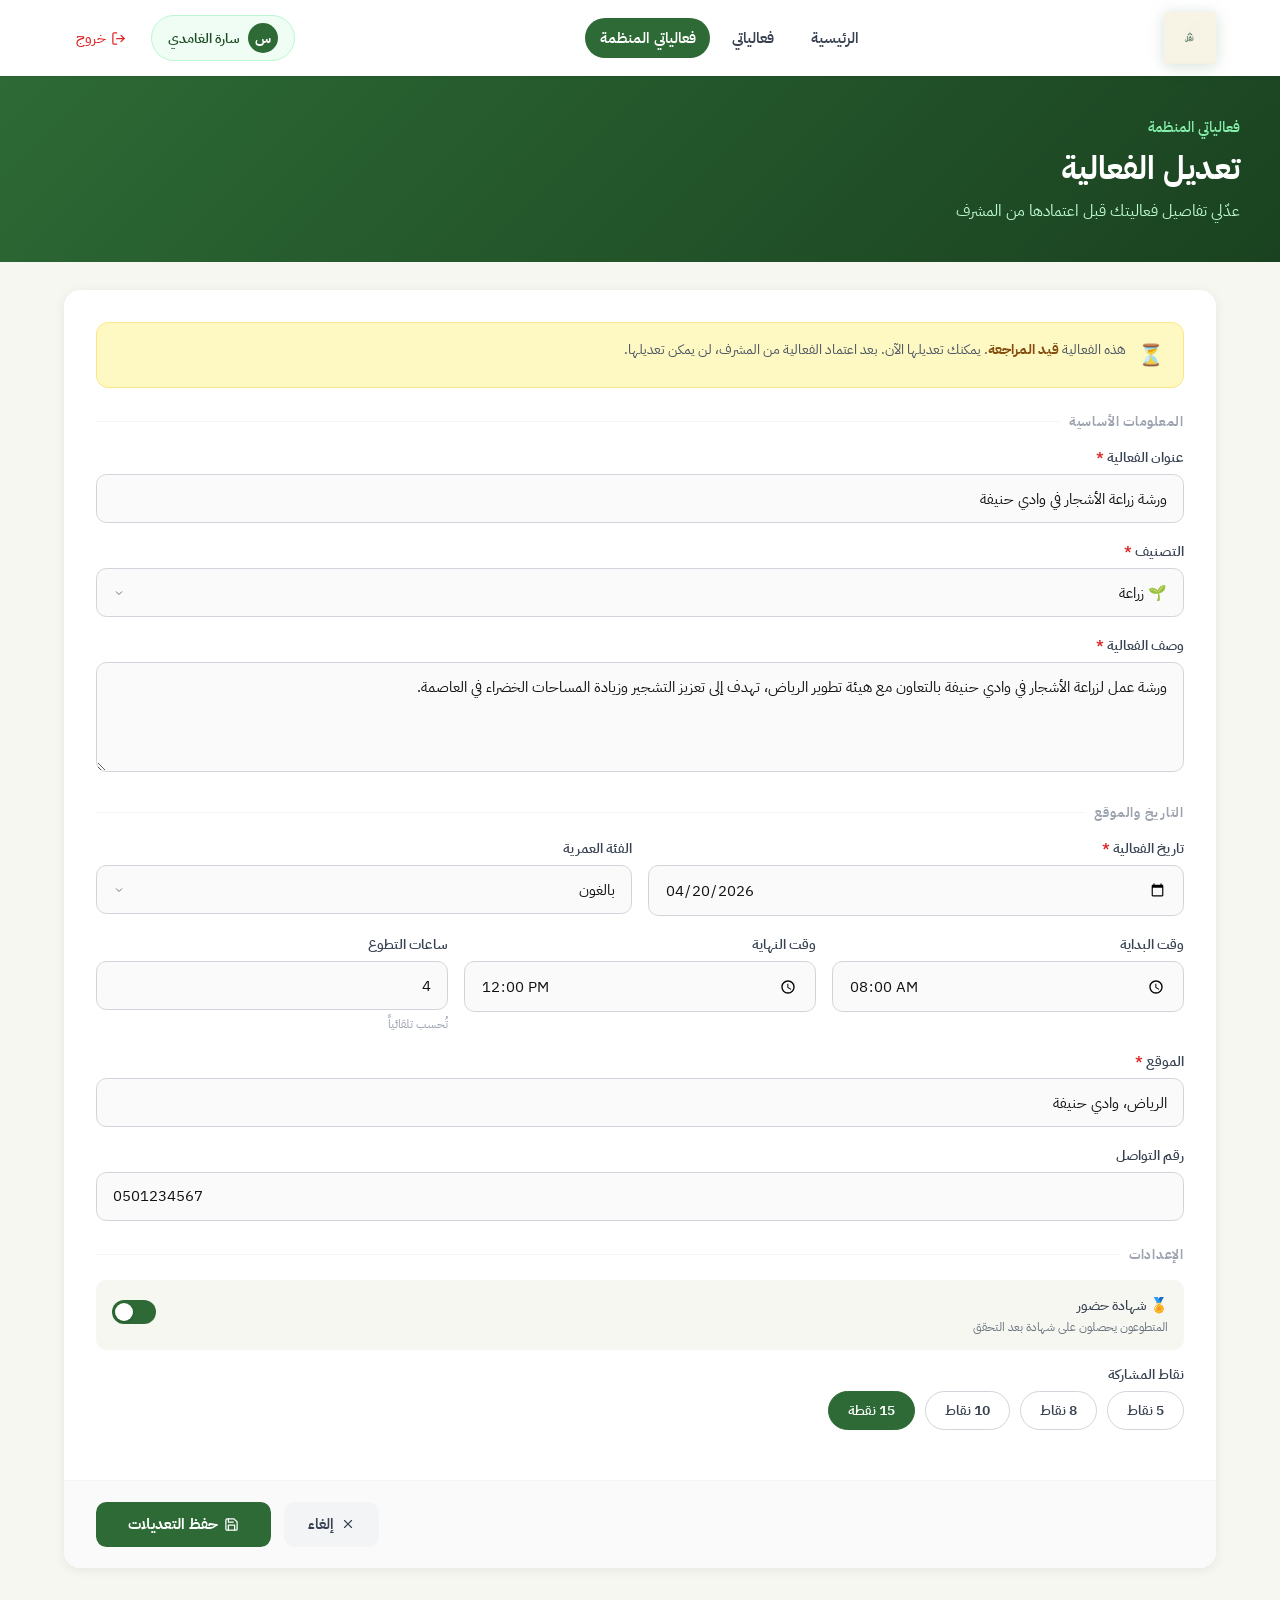
<file: edit-event.html>
<!DOCTYPE html>
<html lang="ar" dir="rtl">
<head>
  <meta charset="UTF-8"/>
  <meta name="viewport" content="width=device-width, initial-scale=1.0"/>
  <title>نفل - تعديل الفعالية</title>
  <link href="https://fonts.googleapis.com/css2?family=IBM+Plex+Sans+Arabic:wght@300;400;500;600;700&display=swap" rel="stylesheet"/>
  <link rel="stylesheet" href="styles.css"/>
  <style>
    .form-card {
      background: #fff;
      border-radius: 1rem;
      box-shadow: 0 2px 12px rgba(0,0,0,0.07);
      overflow: hidden;
      animation: fadeUp .45s ease;
    }
    @keyframes fadeUp { from{opacity:0;transform:translateY(20px)} to{opacity:1;transform:translateY(0)} }

    .form-body { padding: 2rem; }

    .pending-notice {
      background: #fef9c3;
      border: 1.5px solid #fde68a;
      border-radius: .75rem;
      padding: 1rem 1.2rem;
      margin-bottom: 1.5rem;
      display: flex;
      align-items: flex-start;
      gap: .75rem;
    }
    .pending-notice-icon { font-size: 1.3rem; flex-shrink: 0; }
    .pending-notice-text { font-size: .86rem; color: #4b5563; line-height: 1.65; }
    .pending-notice-text strong { color: #854d0e; }

    .form-group { margin-bottom: 1.1rem; }
    label { display: block; color: #374151; font-weight: 600; font-size: .88rem; margin-bottom: .4rem; }
    label span.req { color: #dc2626; }

    input[type="text"], input[type="date"], input[type="time"],
    input[type="tel"], input[type="number"], select, textarea {
      width: 100%; padding: .78rem 1rem;
      border: 1.5px solid #d1d5db; border-radius: .65rem;
      font-family: inherit; font-size: .93rem; color: #111;
      background: #fafafa; outline: none;
      transition: border-color .2s, box-shadow .2s; appearance: none;
    }
    select {
      background-image: url("data:image/svg+xml,%3Csvg xmlns='http://www.w3.org/2000/svg' width='12' height='12' viewBox='0 0 24 24' fill='none' stroke='%236b7280' stroke-width='2'%3E%3Cpolyline points='6 9 12 15 18 9'/%3E%3C/svg%3E");
      background-repeat: no-repeat; background-position: left 1rem center; padding-left: 2.5rem;
    }
    input:focus, select:focus, textarea:focus {
      border-color: #2d6a35; box-shadow: 0 0 0 3px rgba(45,106,53,0.1); background: #fff;
    }
    textarea { resize: vertical; min-height: 110px; line-height: 1.7; }
    .input-hint { font-size: .77rem; color: #9ca3af; margin-top: .3rem; }
    .form-row-2 { display: grid; grid-template-columns: 1fr 1fr; gap: 1rem; }
    .form-row-3 { display: grid; grid-template-columns: 1fr 1fr 1fr; gap: 1rem; }

    .section-divider {
      font-size: .8rem; font-weight: 700; color: #9ca3af;
      text-transform: uppercase; letter-spacing: .06em;
      margin: 1.5rem 0 1rem;
      display: flex; align-items: center; gap: .6rem;
    }
    .section-divider::after { content:''; flex:1; height:1px; background:#f3f4f6; }

    .toggle-row {
      display: flex; align-items: center; justify-content: space-between;
      padding: .85rem 1rem; background: #f5f7f0; border-radius: .65rem;
    }
    .toggle-label { font-size: .9rem; font-weight: 500; color: #374151; }
    .toggle-sub   { font-size: .78rem; color: #6b7280; margin-top: .1rem; }
    .switch { position: relative; width: 44px; height: 24px; flex-shrink: 0; }
    .switch input { opacity:0; width:0; height:0; }
    .slider { position:absolute; inset:0; background:#d1d5db; border-radius:99px; cursor:pointer; transition:.3s; }
    .slider::before { content:''; position:absolute; width:18px; height:18px; background:#fff; border-radius:50%; top:3px; right:3px; transition:.3s; box-shadow:0 1px 3px rgba(0,0,0,0.2); }
    .switch input:checked + .slider { background:#2d6a35; }
    .switch input:checked + .slider::before { transform:translateX(-20px); }

    .pts-opt {
      padding: .5rem 1.2rem; border-radius: 99px;
      border: 1.5px solid #d1d5db; background: #fff;
      font-family: inherit; font-size: .88rem; font-weight: 600;
      cursor: pointer; color: #374151; transition: all .2s;
    }
    .pts-opt:hover { border-color: #2d6a35; color: #2d6a35; }
    .pts-opt.active { background: #2d6a35; color: #fff; border-color: #2d6a35; }

    .form-footer {
      display: flex; gap: .8rem; justify-content: flex-end; align-items: center;
      padding: 1.3rem 2rem;
      border-top: 1px solid #f3f4f6;
      background: #fafafa;
      flex-wrap: wrap;
    }
    .btn-cancel-page {
      padding: .72rem 1.5rem;
      background: #f3f4f6; color: #374151;
      border: none; border-radius: .65rem;
      font-family: inherit; font-size: .92rem; font-weight: 600;
      cursor: pointer; transition: background .2s;
      text-decoration: none; display: inline-flex; align-items: center; gap: .4rem;
    }
    .btn-cancel-page:hover { background: #e5e7eb; }
    .btn-save {
      padding: .72rem 2rem;
      background: #2d6a35; color: #fff;
      border: none; border-radius: .65rem;
      font-family: inherit; font-size: .92rem; font-weight: 700;
      cursor: pointer; transition: background .2s, transform .1s;
      display: inline-flex; align-items: center; gap: .4rem;
    }
    .btn-save:hover { background: #1e4d25; }
    .btn-save:active { transform: scale(.98); }

    /* Success toast */
    .toast {
      position: fixed; bottom: 1.5rem; left: 50%; transform: translateX(-50%) translateY(80px);
      background: #1e4d25; color: #fff;
      padding: .8rem 1.5rem; border-radius: .75rem;
      font-size: .9rem; font-weight: 600;
      box-shadow: 0 8px 24px rgba(0,0,0,0.2);
      transition: transform .4s ease;
      z-index: 999; white-space: nowrap;
      display: flex; align-items: center; gap: .5rem;
    }
    .toast.show { transform: translateX(-50%) translateY(0); }

    @media(max-width:640px){
      .form-row-2, .form-row-3 { grid-template-columns: 1fr; }
      .form-body, .form-footer { padding: 1.2rem; }
    }
  </style>
</head>
<body>

<header class="topbar">
  <div class="topbar-inner">
    <a href="home.html" class="brand"><img src="logo.jpg" alt="نفل"/></a>
    <nav class="navbar-links">
      <a href="home.html">الرئيسية</a>
      <a href="myEvent.html">فعالياتي</a>
      <a href="organized-events.html" class="active">فعالياتي المنظمة</a>
    </nav>
    <div class="header-right">
      <div class="user-chip">
        <div class="user-avatar">س</div>
        <span class="user-name">سارة الغامدي</span>
      </div>
      <button class="btn-logout" onclick="window.location.href='login.html'">
        <svg width="15" height="15" viewBox="0 0 24 24" fill="none" stroke="currentColor" stroke-width="2" stroke-linecap="round" stroke-linejoin="round"><path d="M9 21H5a2 2 0 0 1-2-2V5a2 2 0 0 1 2-2h4"/><polyline points="16 17 21 12 16 7"/><line x1="21" y1="12" x2="9" y2="12"/></svg>
        خروج
      </button>
    </div>
  </div>
</header>

<section class="hero">
  <div class="hero-inner">
    <div class="hero-greeting">فعالياتي المنظمة</div>
    <h2>تعديل الفعالية</h2>
    <p>عدّلي تفاصيل فعاليتك قبل اعتمادها من المشرف</p>
  </div>
</section>

<main class="main">
  <div class="form-card">
    <div class="form-body">

      <div class="pending-notice">
        <div class="pending-notice-icon">⏳</div>
        <div class="pending-notice-text">
          هذه الفعالية <strong>قيد المراجعة</strong>. يمكنك تعديلها الآن.
          بعد اعتماد الفعالية من المشرف، لن يمكن تعديلها.
        </div>
      </div>

      <!-- Section 1 -->
      <div class="section-divider">المعلومات الأساسية</div>

      <div class="form-group">
        <label for="eventTitle">عنوان الفعالية <span class="req">*</span></label>
        <input type="text" id="eventTitle" value="ورشة زراعة الأشجار في وادي حنيفة"/>
      </div>

      <div class="form-group">
        <label for="eventCategory">التصنيف <span class="req">*</span></label>
        <select id="eventCategory">
          <option>🧹 تنظيف</option>
          <option selected>🌱 زراعة</option>
          <option>♻️ إعادة تدوير</option>
          <option>📢 توعية</option>
          <option>🎪 معرض</option>
        </select>
      </div>

      <div class="form-group">
        <label for="eventDesc">وصف الفعالية <span class="req">*</span></label>
        <textarea id="eventDesc">ورشة عمل لزراعة الأشجار في وادي حنيفة بالتعاون مع هيئة تطوير الرياض، تهدف إلى تعزيز التشجير وزيادة المساحات الخضراء في العاصمة.</textarea>
      </div>

      <!-- Section 2 -->
      <div class="section-divider">التاريخ والموقع</div>

      <div class="form-row-2">
        <div class="form-group">
          <label for="eventDate">تاريخ الفعالية <span class="req">*</span></label>
          <input type="date" id="eventDate" value="2026-04-20"/>
        </div>
        <div class="form-group">
          <label for="targetAge">الفئة العمرية</label>
          <select id="targetAge">
            <option>أطفال</option>
            <option>مراهقون</option>
            <option selected>بالغون</option>
            <option>الجميع</option>
          </select>
        </div>
      </div>

      <div class="form-row-3">
        <div class="form-group">
          <label for="startTime">وقت البداية</label>
          <input type="time" id="startTime" value="08:00" onchange="calcHours()"/>
        </div>
        <div class="form-group">
          <label for="endTime">وقت النهاية</label>
          <input type="time" id="endTime" value="12:00" onchange="calcHours()"/>
        </div>
        <div class="form-group">
          <label>ساعات التطوع</label>
          <input type="number" id="volunteerHours" value="4" readonly/>
          <div class="input-hint">تُحسب تلقائياً</div>
        </div>
      </div>

      <div class="form-group">
        <label for="eventLocation">الموقع <span class="req">*</span></label>
        <input type="text" id="eventLocation" value="الرياض، وادي حنيفة"/>
      </div>

      <div class="form-group">
        <label for="contactNumber">رقم التواصل</label>
        <input type="tel" id="contactNumber" value="0501234567"/>
      </div>

      <!-- Section 3 -->
      <div class="section-divider">الإعدادات</div>

      <div class="toggle-row" style="margin-bottom:.9rem">
        <div>
          <div class="toggle-label">🏅 شهادة حضور</div>
          <div class="toggle-sub">المتطوعون يحصلون على شهادة بعد التحقق</div>
        </div>
        <label class="switch">
          <input type="checkbox" id="certAvailable" checked/>
          <span class="slider"></span>
        </label>
      </div>

      <div class="form-group">
        <label>نقاط المشاركة</label>
        <div style="display:flex;gap:.6rem;flex-wrap:wrap">
          <button type="button" class="pts-opt" data-val="5"  onclick="selectPoints(this)">5 نقاط</button>
          <button type="button" class="pts-opt" data-val="8"  onclick="selectPoints(this)">8 نقاط</button>
          <button type="button" class="pts-opt" data-val="10" onclick="selectPoints(this)">10 نقاط</button>
          <button type="button" class="pts-opt active" data-val="15" onclick="selectPoints(this)">15 نقطة</button>
        </div>
        <input type="hidden" id="eventPoints" value="15"/>
      </div>

    </div>

    <div class="form-footer">
      <a href="organized-events.html" class="btn-cancel-page">
        <svg width="14" height="14" viewBox="0 0 24 24" fill="none" stroke="currentColor" stroke-width="2" stroke-linecap="round" stroke-linejoin="round"><line x1="18" y1="6" x2="6" y2="18"/><line x1="6" y1="6" x2="18" y2="18"/></svg>
        إلغاء
      </a>
      <button class="btn-save" onclick="saveChanges()">
        <svg width="15" height="15" viewBox="0 0 24 24" fill="none" stroke="currentColor" stroke-width="2" stroke-linecap="round" stroke-linejoin="round"><path d="M19 21H5a2 2 0 0 1-2-2V5a2 2 0 0 1 2-2h11l5 5v11a2 2 0 0 1-2 2z"/><polyline points="17 21 17 13 7 13 7 21"/><polyline points="7 3 7 8 15 8"/></svg>
        حفظ التعديلات
      </button>
    </div>
  </div>
</main>

<div class="toast" id="toast">✅ تم حفظ التعديلات بنجاح</div>

<script>
  function calcHours() {
    const s = document.getElementById('startTime').value;
    const e = document.getElementById('endTime').value;
    if (s && e && e > s) {
      const diff = (new Date('2000-01-01T'+e) - new Date('2000-01-01T'+s)) / 3600000;
      document.getElementById('volunteerHours').value = Math.round(diff*10)/10;
    }
  }
  function selectPoints(btn) {
    document.querySelectorAll('.pts-opt').forEach(b => b.classList.remove('active'));
    btn.classList.add('active');
    document.getElementById('eventPoints').value = btn.dataset.val;
  }
  function saveChanges() {
    const t = document.getElementById('toast');
    t.classList.add('show');
    setTimeout(() => {
      t.classList.remove('show');
      setTimeout(() => window.location.href = 'organized-events.html', 400);
    }, 1800);
  }
</script>
</body>
</html>
</file>
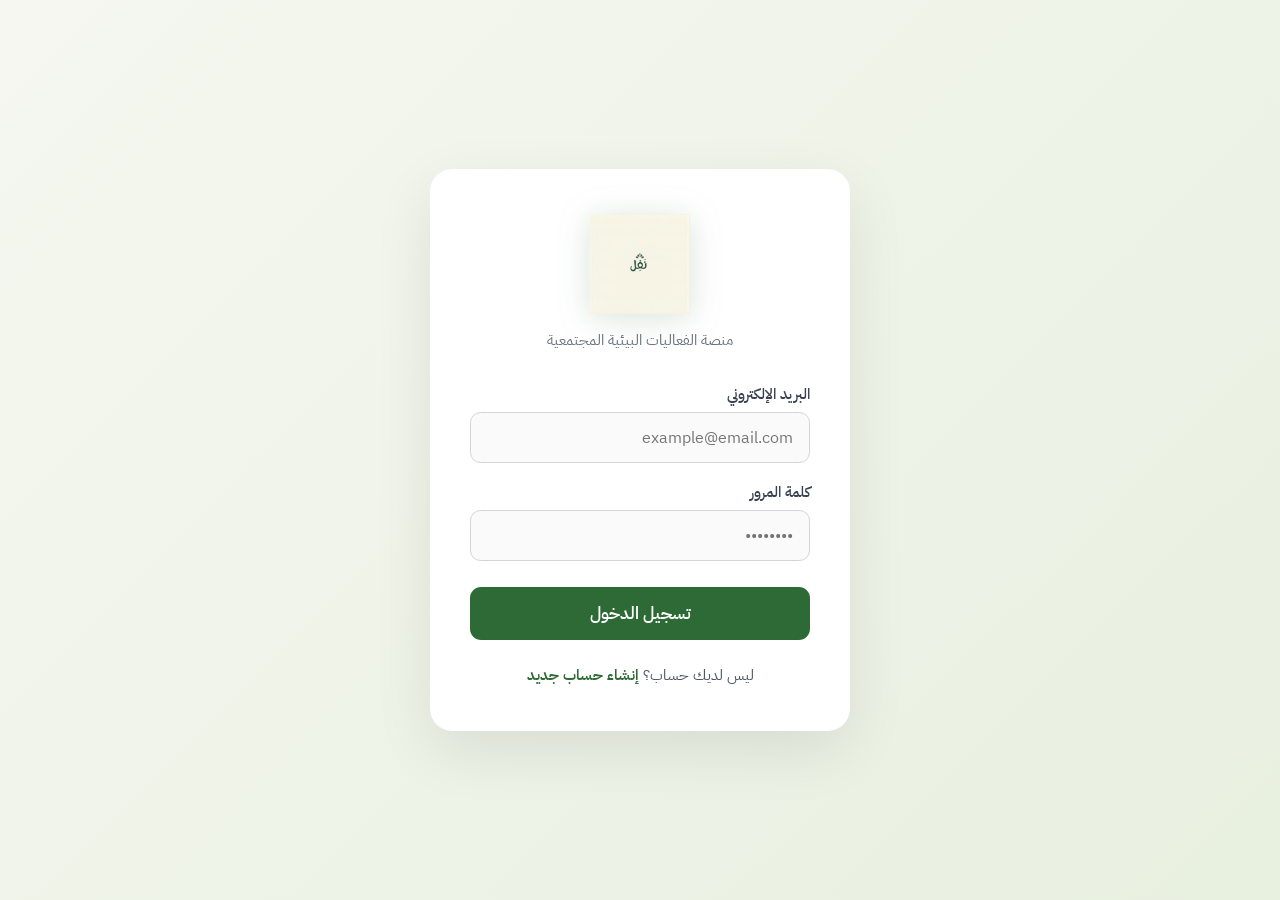
<file: login.html>
<!DOCTYPE html>
<html lang="ar" dir="rtl">
<head>
  <meta charset="UTF-8" />
  <meta name="viewport" content="width=device-width, initial-scale=1.0"/>
  <title>نفل - تسجيل الدخول</title>
  <link href="https://fonts.googleapis.com/css2?family=IBM+Plex+Sans+Arabic:wght@300;400;500;600;700&display=swap" rel="stylesheet"/>
  <style>
    *, *::before, *::after { box-sizing: border-box; margin: 0; padding: 0; }
    body {
      font-family: 'IBM Plex Sans Arabic', sans-serif;
      background: linear-gradient(135deg, #f5f7f0 0%, #e8f0e0 100%);
      min-height: 100vh;
      display: flex; align-items: center; justify-content: center; padding: 1rem;
    }
    .card {
      background: #fff; border-radius: 1.4rem;
      box-shadow: 0 20px 60px rgba(0,0,0,0.09);
      padding: 2.8rem 2.5rem; width: 100%; max-width: 420px;
      animation: fadeUp 0.5s ease;
    }
    @keyframes fadeUp { from{opacity:0;transform:translateY(24px);}to{opacity:1;transform:translateY(0);} }
 
    .logo-wrap { text-align: center; margin-bottom: 2rem; }
    .logo-wrap img {
      width: auto; height: 100px;
      object-fit: contain;
      filter: drop-shadow(0 4px 16px rgba(45,106,53,0.18));
      margin-bottom: .5rem;
    }
    .logo-wrap p { color:#6b7280; font-size:.93rem; }
 
    .form-group { margin-bottom: 1.1rem; }
    label { display:block; color:#374151; font-weight:500; margin-bottom:.45rem; font-size:.93rem; }
    input { width:100%; padding:.82rem 1rem; border:1.5px solid #d1d5db; border-radius:.65rem; font-family:inherit; font-size:.97rem; color:#111; background:#fafafa; transition:border-color .2s,box-shadow .2s; outline:none; }
    input:focus { border-color:#2d6a35; box-shadow:0 0 0 3px rgba(45,106,53,0.1); background:#fff; }
 
    .btn-primary { width:100%; padding:.88rem; background:#2d6a35; color:#fff; border:none; border-radius:.7rem; font-size:1.05rem; font-weight:600; font-family:inherit; cursor:pointer; transition:background .2s,transform .1s; margin-top:.5rem; }
    .btn-primary:hover { background:#1e4d25; }
    .btn-primary:active { transform:scale(0.98); }
 
    .footer-text { text-align:center; margin-top:1.5rem; color:#4b5563; font-size:.93rem; }
    .footer-text a { color:#2d6a35; text-decoration:none; font-weight:600; }
    .footer-text a:hover { text-decoration:underline; }
  </style>
</head>
<body>
  <div class="card">
    <div class="logo-wrap">
      <img src="logo.jpg" alt="نفل" />
      <p>منصة الفعاليات البيئية المجتمعية</p>
    </div>
 
    <form onsubmit="go(event)">
      <div class="form-group">
        <label for="email">البريد الإلكتروني</label>
        <input type="email" id="email" placeholder="example@email.com" required />
      </div>
      <div class="form-group">
        <label for="password">كلمة المرور</label>
        <input type="password" id="password" placeholder="••••••••" required />
      </div>
      <button type="submit" class="btn-primary">تسجيل الدخول</button>
    </form>
 
    <div class="footer-text">
      ليس لديك حساب؟ <a href="Signup.html">إنشاء حساب جديد</a>
    </div>
  </div>
  <script>
    function go(e) { e.preventDefault(); window.location.href = 'home.html'; }
  </script>
</body>
</html>
</file>
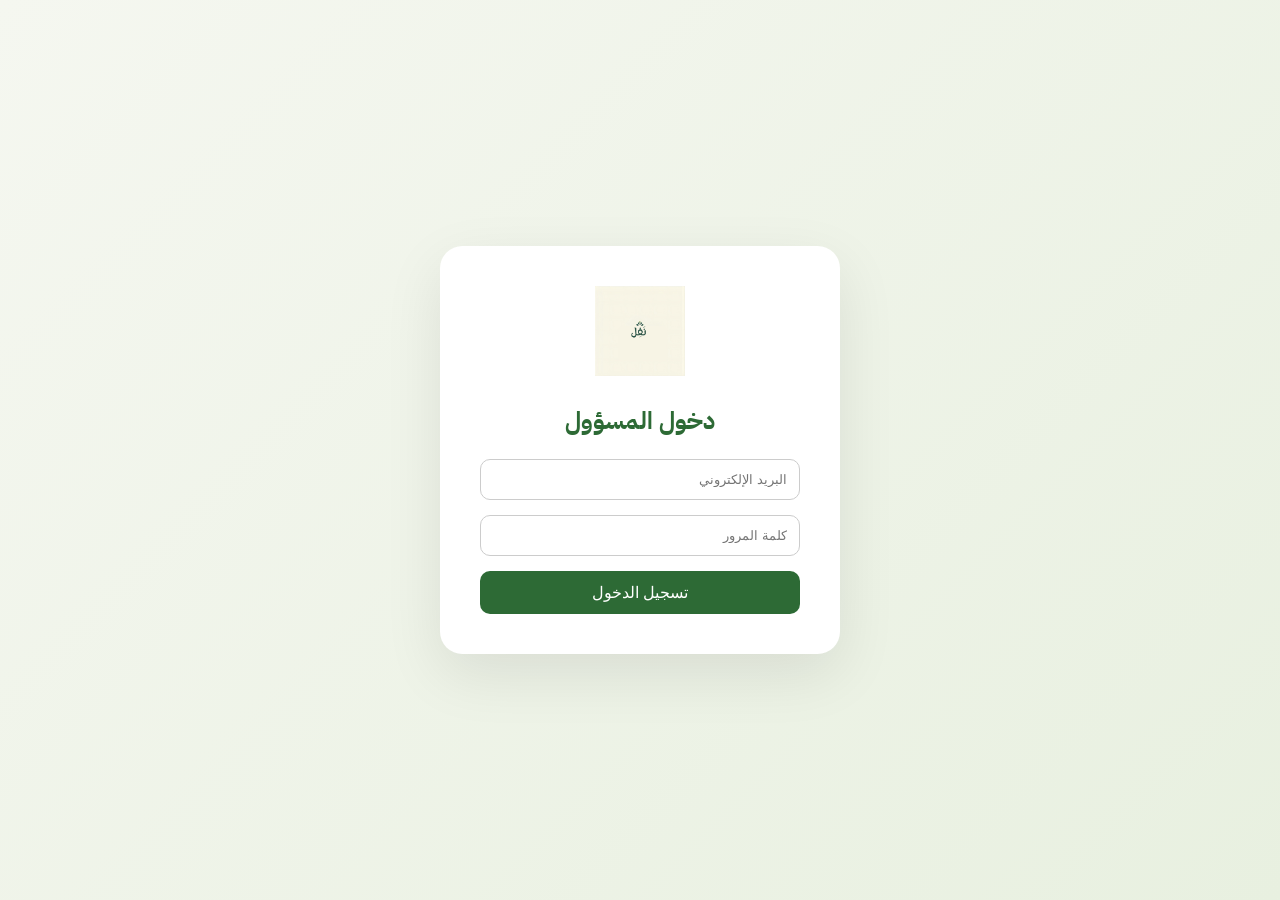
<file: preview.html>
<!DOCTYPE html>
<html lang="ar" dir="rtl">
<head>
  <meta charset="UTF-8" />
  <meta name="viewport" content="width=device-width, initial-scale=1.0"/>
  <title>تسجيل دخول الأدمن</title>

  <link href="https://fonts.googleapis.com/css2?family=IBM+Plex+Sans+Arabic:wght@300;400;500;600;700&display=swap" rel="stylesheet"/>

  <style>
    * { box-sizing: border-box; margin: 0; padding: 0; }

    body {
      font-family: 'IBM Plex Sans Arabic', sans-serif;
      background: linear-gradient(135deg, #f5f7f0 0%, #e8f0e0 100%);
      height: 100vh;
      display: flex;
      align-items: center;
      justify-content: center;
    }

    .card {
      background: #fff;
      border-radius: 1.4rem;
      box-shadow: 0 20px 60px rgba(0,0,0,0.09);
      padding: 2.5rem;
      width: 100%;
      max-width: 400px;
    }

    .logo {
      text-align: center;
      margin-bottom: 20px;
    }

    .logo img {
      height: 90px;
    }

    h2 {
      text-align: center;
      margin-bottom: 20px;
      color: #2d6a35;
    }

    .form-group {
      margin-bottom: 15px;
    }

    input {
      width: 100%;
      padding: 12px;
      border-radius: 10px;
      border: 1px solid #ccc;
    }

    button {
      width: 100%;
      padding: 12px;
      background: #2d6a35;
      color: white;
      border: none;
      border-radius: 10px;
      font-size: 16px;
      cursor: pointer;
    }

    button:hover {
      background: #1e4d25;
    }
  </style>
</head>

<body>

  <div class="card">
    <div class="logo">
      <img src="logo.jpg" alt="logo">
    </div>

    <h2>دخول المسؤول</h2>

    <form onsubmit="login(event)">
      <div class="form-group">
        <input type="email" id="email" placeholder="البريد الإلكتروني" required>
      </div>

      <div class="form-group">
        <input type="password" id="password" placeholder="كلمة المرور" required>
      </div>

      <button type="submit">تسجيل الدخول</button>
    </form>
  </div>

  <script>
    function login(e) {
      e.preventDefault();

      const email = document.getElementById("email").value;
      const password = document.getElementById("password").value;

      // بيانات الأدمن
      const adminEmail = "admin@nfl.com";
      const adminPassword = "1234";

      if (email === adminEmail && password === adminPassword) {
        window.location.href = "admin-review.html";
      } else {
        alert("بيانات المسؤول غير صحيحة ");
      }
    }
  </script>

</body>
</html>
</file>
<file: styles.css>
*, *::before, *::after {
  box-sizing: border-box;
  margin: 0;
  padding: 0;

}

body {
  font-family: 'IBM Plex Sans Arabic', sans-serif;
  background: #f5f7f0;
  min-height: 100vh;
  color: #1f2937;
}

header,
.topbar {
  background: #fff;
  box-shadow: 0 1px 3px rgba(0,0,0,0.08);
  position: sticky;
  top: 0;
  z-index: 50;

}
.header-inner,
.topbar-inner {
  max-width: 1200px;
  margin: 0 auto;
  padding: .75rem 1.5rem;
  display: flex;
  align-items: center;
  justify-content: space-between;
  gap: 1rem;

}
.brand {
  display: flex;
  align-items: center;
  gap: .5rem;
  text-decoration: none;
}
.brand img {
  height: 52px;
  width: auto;
  object-fit: contain;
  filter: drop-shadow(0 2px 8px rgba(45,106,53,0.2));
}
.header-right,
.header-left {
  display: flex;
  align-items: center;
  gap: .85rem;

}

.user-chip {
  display: flex;
  align-items: center;
  gap: .55rem;
  background: #f0fdf4;
  border: 1.5px solid #bbf7d0;
  padding: .42rem .95rem;
  border-radius: 99px;

}

.user-avatar {

  width: 30px;
  height: 30px;
  border-radius: 50%;
  background: #2d6a35;
  color: #fff;
  display: flex;
  align-items: center;
  justify-content: center;
  font-weight: 700;
  font-size: .88rem;
  flex-shrink: 0;

}



.user-name {

  font-weight: 600;

  font-size: .9rem;
  color: #1e4d25;

}

.navbar-links {

  display: flex;
  align-items: center;
  gap: .5rem;
  flex-wrap: wrap;

}



.navbar-links a {

  text-decoration: none;

  color: #374151;

  font-size: .92rem;

  font-weight: 600;

  padding: .55rem .9rem;

  border-radius: 999px;

  transition: .2s;

}



.navbar-links a:hover {

  background: #f0fdf4;

  color: #1e4d25;

}



.navbar-links a.active {

  background: #2d6a35;

  color: #fff;

}


.btn-logout,

.btn-back {

  display: flex;

  align-items: center;

  gap: .3rem;

  background: none;

  border: none;

  font-family: inherit;

  font-size: .88rem;

  font-weight: 500;

  cursor: pointer;

  padding: .42rem .75rem;

  border-radius: .55rem;

  text-decoration: none;

  transition: background .2s;

}



.btn-logout {

  color: #dc2626;

}



.btn-logout:hover {

  background: #fef2f2;

}



.btn-back {

  color: #2d6a35;

}



.btn-back:hover {

  background: #f0fdf4;

}


.badge-widget {

  display: flex;

  align-items: center;

  gap: .55rem;

  background: #fafafa;

  border: 1px solid #e5e7eb;

  padding: .45rem .85rem;

  border-radius: .75rem;

}



.badge-info {

  text-align: right;

}



.badge-name {

  font-size: .8rem;

  font-weight: 600;

}



.badge-pts {

  font-size: .73rem;

  color: #6b7280;

  margin-top: .1rem;

}



.progress-wrap {

  width: 88px;

  height: 5px;

  background: #e5e7eb;

  border-radius: 99px;

  overflow: hidden;

  margin-top: .3rem;

}



.progress-bar {

  height: 100%;

  border-radius: 99px;

}

.hero {

  background: linear-gradient(135deg, #2d6a35 0%, #1a4220 100%);

  color: #fff;

  padding: 2.5rem 1.5rem;

}



.hero-inner {

  max-width: 1200px;

  margin: 0 auto;

}



.hero-greeting {

  font-size: .92rem;

  color: #86efac;

  margin-bottom: .35rem;

  font-weight: 500;

}



.hero h2 {

  font-size: 2rem;

  font-weight: 700;

  margin-bottom: .45rem;

}



.hero p {

  font-size: .97rem;

  color: #bbf7d0;

}

.main,

.content,

.page-wrap {

  max-width: 1200px;

  margin: 0 auto;

  padding: 1.75rem 1.5rem 3rem;

}


.search-card,

.detail-card,

.empty-state {

  background: #fff;

  border-radius: .9rem;

  box-shadow: 0 2px 10px rgba(0,0,0,0.06);

}



.search-card {

  padding: 1.3rem;

  margin-bottom: 1.6rem;

}



/* =========================

   Search

========================= */

.search-wrap {

  position: relative;

  margin-bottom: 1rem;

}



.search-icon {

  position: absolute;

  right: 1rem;

  top: 50%;

  transform: translateY(-50%);

  color: #9ca3af;

  pointer-events: none;

}



.search-input {

  width: 100%;

  padding: .78rem 2.8rem .78rem 1rem;

  border: 1.5px solid #d1d5db;

  border-radius: .65rem;

  font-family: inherit;

  font-size: .93rem;

  outline: none;

  background: #fafafa;

  transition: border-color .2s, box-shadow .2s;

}



.search-input:focus,

.code-input:focus {

  border-color: #2d6a35;

  box-shadow: 0 0 0 3px rgba(45,106,53,0.1);

  background: #fff;

}



.cats-label {

  color: #374151;

  font-weight: 500;

  margin-bottom: .55rem;

  font-size: .88rem;

}



.categories,

.tabs {

  display: flex;

  flex-wrap: wrap;

  gap: .4rem;

  margin-bottom: 1.3rem;

}



.cat-btn,

.tab-btn {

  padding: .38rem .95rem;

  border-radius: 99px;

  border: none;

  font-family: inherit;

  font-size: .83rem;

  cursor: pointer;

  background: #f3f4f6;

  color: #374151;

  transition: background .2s, color .2s;

  font-weight: 600;

}



.cat-btn:hover,

.tab-btn:hover {

  background: #e5e7eb;

}



.cat-btn.active,

.tab-btn.active {

  background: #2d6a35;

  color: #fff;

}



/* =========================

   Grids / Cards

========================= */

.events-grid {

  display: grid;

  grid-template-columns: repeat(auto-fill, minmax(295px, 1fr));

  gap: 1.3rem;

}



.event-card {

  background: #fff;

  border-radius: .9rem;

  box-shadow: 0 2px 8px rgba(0,0,0,0.07);

  overflow: hidden;

  transition: box-shadow .25s, transform .2s;

  text-decoration: none;

  color: inherit;

  display: block;

}



.event-card:hover {

  box-shadow: 0 8px 30px rgba(0,0,0,0.13);

  transform: translateY(-3px);

}



.event-img,

.hero-img {

  width: 100%;

  object-fit: cover;

  display: block;

}



.event-img {

  height: 182px;

}



.hero-img {

  height: 300px;

}



.event-body,

.card-body {

  padding: 1.1rem;

}



.card-body {

  padding: 2rem;

}



.event-meta,

.top-meta {

  display: flex;

  align-items: center;

  justify-content: space-between;

  margin-bottom: .65rem;

  flex-wrap: wrap;

  gap: .6rem;

}



.cat-tag {

  background: #dcfce7;

  color: #166534;

  padding: .2rem .7rem;

  border-radius: 99px;

  font-size: .78rem;

  font-weight: 500;

}



.pts-badge,

.pts-display {

  display: flex;

  align-items: center;

  gap: .25rem;

  color: #ca8a04;

  font-size: .8rem;

  font-weight: 500;

}



.event-title {

  font-size: .98rem;

  font-weight: 600;

  color: #1f2937;

  margin-bottom: .75rem;

  line-height: 1.45;

}



.event-details {

  display: flex;

  flex-direction: column;

  gap: .35rem;

}



.detail-row {

  display: flex;

  align-items: center;

  gap: .42rem;

  color: #4b5563;

  font-size: .8rem;

}



.detail-row svg {

  flex-shrink: 0;

  color: #9ca3af;

}



.no-results {

  text-align: center;

  padding: 3rem 0;

  color: #6b7280;

  font-size: 1rem;

  grid-column: 1/-1;

  display: none;

}



/* =========================

   Details page

========================= */

.detail-card {

  overflow: hidden;

  animation: fadeUp .45s ease;

}



@keyframes fadeUp {

  from { opacity: 0; transform: translateY(20px); }

  to { opacity: 1; transform: translateY(0); }

}



.event-title-big {

  font-size: 1.6rem;

  font-weight: 700;

  color: #1f2937;

  margin-bottom: 1.5rem;

  line-height: 1.4;

}



.info-grid {

  display: grid;

  grid-template-columns: repeat(3,1fr);

  gap: .9rem;

  background: #f5f7f0;

  border-radius: .75rem;

  padding: 1.1rem;

  margin-bottom: 1.75rem;

}



.info-item {

  display: flex;

  align-items: center;

  gap: .65rem;

}



.info-icon {

  width: 38px;

  height: 38px;

  background: #dcfce7;

  border-radius: 50%;

  display: flex;

  align-items: center;

  justify-content: center;

  flex-shrink: 0;

}



.info-icon svg {

  color: #2d6a35;

}



.info-label {

  font-size: .73rem;

  color: #6b7280;

  margin-bottom: .1rem;

}



.info-value {

  font-size: .88rem;

  color: #1f2937;

  font-weight: 500;

}



.section-title {

  font-size: 1.2rem;

  font-weight: 700;

  color: #1f2937;

  margin-bottom: .8rem;

}



.event-desc {

  color: #4b5563;

  line-height: 1.85;

  font-size: .97rem;

  margin-bottom: 1.75rem;

}



/* =========================

   Benefits / Code / Certificate

========================= */

.benefits-box,

.code-box,

.certificate-box {

  background: #fefce8;

  border: 1.5px solid #fde68a;

  border-radius: .75rem;

  padding: 1.1rem 1.3rem;

  margin-bottom: 1.2rem;

}



.code-box,

.certificate-box {

  background: #f9fafb;

  border-color: #e5e7eb;

}



.benefits-box h3,

.code-box h4,

.certificate-box h4 {

  font-size: .93rem;

  font-weight: 600;

  color: #854d0e;

  margin-bottom: .65rem;

}



.code-box h4,

.certificate-box h4 {

  color: #1f2937;

}



.benefits-list {

  list-style: none;

  display: flex;

  flex-direction: column;

  gap: .4rem;

}



.benefits-list li {

  display: flex;

  align-items: center;

  gap: .48rem;

  color: #4b5563;

  font-size: .9rem;

}



.dot {

  width: 6px;

  height: 6px;

  background: #ca8a04;

  border-radius: 50%;

  flex-shrink: 0;

}



.code-input {

  width: 100%;

  padding: .82rem 1rem;

  border: 1.5px solid #d1d5db;

  border-radius: .65rem;

  font-family: inherit;

  font-size: .97rem;

  color: #111;

  background: #fafafa;

  outline: none;

  margin-bottom: .7rem;

  transition: border-color .2s, box-shadow .2s;

}



/* =========================

   Buttons

========================= */

.btn-details,

.btn-register,

.btn,

.btn-primary,

.btn-soft,

.btn-danger {

  display: block;

  width: 100%;

  border: none;

  border-radius: .7rem;

  font-family: inherit;

  font-weight: 700;

  cursor: pointer;

  text-align: center;

  transition: background .2s, transform .1s;

}



.btn-details,

.btn-register,

.btn-primary {

  background: #2d6a35;

  color: #fff;

}



.btn-details:hover,

.btn-register:hover,

.btn-primary:hover {

  background: #1e4d25;

}



.btn-details,

.btn-register,

.btn,

.btn-primary,

.btn-soft,

.btn-danger {

  padding: .82rem;

  font-size: .93rem;

}



.btn-details {

  margin-top: .9rem;

  font-size: .9rem;

  font-weight: 600;

}



.btn-soft {

  background: #f0fdf4;

  color: #166534;

}



.btn-soft:hover {

  background: #dcfce7;

}



.btn-danger {

  background: #fef2f2;

  color: #dc2626;

}



.btn-danger:hover {

  background: #fee2e2;

}



/* =========================

   Empty state

========================= */

.empty-state {

  text-align: center;

  padding: 2rem;

}



.empty-state h3 {

  margin-bottom: .5rem;

}



.empty-state p {

  color: #6b7280;

}



/* =========================

   Helpers

========================= */

.actions {

  display: flex;

  flex-direction: column;

  gap: .6rem;

  margin-top: .9rem;

}



/* =========================

   Responsive

========================= */

@media (max-width: 640px) {

  .hero h2 {

    font-size: 1.5rem;

  }



  .badge-widget {

    display: none;

  }



  .user-name {

    display: none;

  }



  .info-grid {

    grid-template-columns: 1fr;

  }

  .hero-img {

    height: 200px;

  }

  .card-body {
    padding: 1.2rem;
  }

  .event-title-big {
    font-size: 1.3rem;

  }
  .topbar-inner,

  .header-inner {
    flex-direction: column;
    gap: .8rem;

  }

  .navbar-links {
    justify-content: center;

  }

}
.certificate {
margin-top: 1rem;
display: flex;
justify-content: center;
}

.cert-border {
background: linear-gradient(135deg, #ffffff, #f8fafc);
border: 4px solid #d4af37;
border-radius: 20px;
padding: 2.5rem;
width: 100%;
max-width: 550px;
text-align: center;
box-shadow: 0 20px 50px rgba(0,0,0,0.1);
}

.cert-logo {
height: 85px;
margin-bottom: 1rem;
filter: drop-shadow(0 4px 10px rgba(0,0,0,0.1));
}

.cert-title {
color: #1e4d25;
font-size: 1.8rem;
font-weight: 700;
margin-bottom: .8rem;
}

.cert-text {
color: #6b7280;
margin-bottom: .4rem;
font-size: .95rem;
}

.cert-name {
font-size: 2rem;
color: #2d6a35;
font-weight: 800;
margin: .7rem 0;
border-bottom: 2px solid #d4af37;
display: inline-block;
padding-bottom: .2rem;
}

.cert-event {
font-size: 1.2rem;
margin-bottom: .5rem;
color: #111827;
}

.cert-date {
color: #9ca3af;
margin-bottom: 1.2rem;
}

.signature {
margin-top: 1.5rem;
}

.signature .line {
width: 180px;
height: 2px;
background: #2d6a35;
margin: 10px auto;
}

.signature span {
font-size: .85rem;
color: #374151;
}

.btn-print {
background: #2d6a35;
color: #fff;
border: none;
padding: .7rem 1.2rem;
border-radius: .6rem;
cursor: pointer;
font-weight: 600;
}

.btn-print:hover {
background: #1e4d25;
transform: scale(1.03);
}

@media print {
.btn-print {
display: none;
}

.cert-border {
box-shadow: none;
border: 3px solid #d4af37;
}
}
.certificate {
margin-top: 1rem;
display: flex;
justify-content: center;
}

.cert-border {
background: linear-gradient(135deg, #ffffff, #f8fafc);
border: 4px solid #d4af37;
border-radius: 20px;
padding: 2.5rem;
width: 100%;
max-width: 550px;
text-align: center;
box-shadow: 0 20px 50px rgba(0,0,0,0.1);
}

.cert-logo {
height: 85px;
margin-bottom: 1rem;
filter: drop-shadow(0 4px 10px rgba(0,0,0,0.1));
}

.cert-title {
color: #1e4d25;
font-size: 1.8rem;
font-weight: 700;
margin-bottom: .8rem;
}

.cert-text {
color: #6b7280;
margin-bottom: .4rem;
font-size: .95rem;
}

.cert-name {
font-size: 2rem;
color: #2d6a35;
font-weight: 800;
margin: .7rem 0;
border-bottom: 2px solid #d4af37;
display: inline-block;
padding-bottom: .2rem;
}

.cert-event {
font-size: 1.2rem;
margin-bottom: .5rem;
color: #111827;
}

.cert-date {
color: #9ca3af;
margin-bottom: 1.2rem;
}

.signature {
margin-top: 1.5rem;
}

.signature .line {
width: 180px;
height: 2px;
background: #2d6a35;
margin: 10px auto;
}

.signature span {
font-size: .85rem;
color: #374151;
}

.btn-print {
background: #2d6a35;
color: #fff;
border: none;
padding: .7rem 1.2rem;
border-radius: .6rem;
cursor: pointer;
font-weight: 600;
}

.btn-print:hover {
background: #1e4d25;
transform: scale(1.03);
}

@media print {
.btn-print {
display: none;
}

.cert-border {
box-shadow: none;
border: 3px solid #d4af37;
}
}
/* ===== Toast ===== */
.toast {
position: fixed;
bottom: 24px;
left: 50%;
transform: translateX(-50%) translateY(20px);
background: #1f2937;
color: #fff;
padding: 14px 22px;
border-radius: 14px;
font-size: .92rem;
font-weight: 600;
box-shadow: 0 12px 30px rgba(0,0,0,0.18);
opacity: 0;
pointer-events: none;
transition: .3s ease;
z-index: 9999;
}

.toast.show {
opacity: 1;
transform: translateX(-50%) translateY(0);
}

.toast.success {
background: linear-gradient(135deg, #2d6a35, #1e4d25);
}

.toast.error {
background: linear-gradient(135deg, #dc2626, #991b1b);
}

/* ===== الشهادة ===== */
.certificate {
margin-top: 1rem;
display: flex;
justify-content: center;
}

.cert-border {
position: relative;
background: linear-gradient(180deg, #ffffff 0%, #f8fcf9 100%);
border: 4px solid #b8d8bf;
border-radius: 24px;
padding: 2.6rem 2rem 2rem;
width: 100%;
max-width: 650px;
text-align: center;
box-shadow: 0 20px 50px rgba(32, 74, 49, 0.12);
overflow: hidden;
}

.cert-top-pattern {
position: absolute;
top: 0;
right: 0;
left: 0;
height: 14px;
background: linear-gradient(90deg, #2d6a35, #7db88a, #2d6a35);
}

.cert-logo {
height: 90px;
margin-bottom: .8rem;
filter: drop-shadow(0 4px 10px rgba(0,0,0,0.08));
}

.cert-small {
color: #6b7280;
font-size: .88rem;
margin-bottom: .5rem;
}

.cert-title {
color: #1e4d25;
font-size: 2rem;
font-weight: 800;
margin-bottom: .8rem;
}

.cert-text {
color: #5f6f67;
margin-bottom: .45rem;
font-size: 1rem;
}

.cert-name {
font-size: 2.2rem;
color: #245331;
font-weight: 800;
margin: .8rem 0;
display: inline-block;
padding: 0 .8rem .2rem;
border-bottom: 3px solid #d8b44c;
}

.cert-event {
font-size: 1.25rem;
margin: .5rem 0 .7rem;
color: #1f2937;
font-weight: 700;
}

.cert-date {
color: #7c8a83;
margin-bottom: 1.2rem;
font-size: .95rem;
}

.cert-divider {
width: 100%;
height: 1px;
background: linear-gradient(90deg, transparent, #d9e8dc, transparent);
margin: 1.4rem 0 1rem;
}

.cert-footer-row {
display: flex;
justify-content: space-between;
align-items: end;
gap: 1rem;
flex-wrap: wrap;
}

.signature {
text-align: center;
}

.signature .line {
width: 160px;
height: 2px;
background: #2d6a35;
margin: 10px auto;
}

.signature span {
font-size: .9rem;
color: #374151;
}

.cert-badge {
background: #eef8f1;
color: #245331;
border: 1px solid #cfe5d4;
padding: .6rem .9rem;
border-radius: 999px;
font-size: .85rem;
font-weight: 700;
}

.btn-print {
margin-top: 1.4rem;
background: linear-gradient(135deg, #2d6a35, #1e4d25);
color: #fff;
border: none;
padding: .8rem 1.3rem;
border-radius: .75rem;
cursor: pointer;
font-weight: 700;
font-family: inherit;
transition: .2s ease;
}

.btn-print:hover {
transform: translateY(-1px);
box-shadow: 0 10px 20px rgba(30, 77, 37, 0.18);
}
</file>
